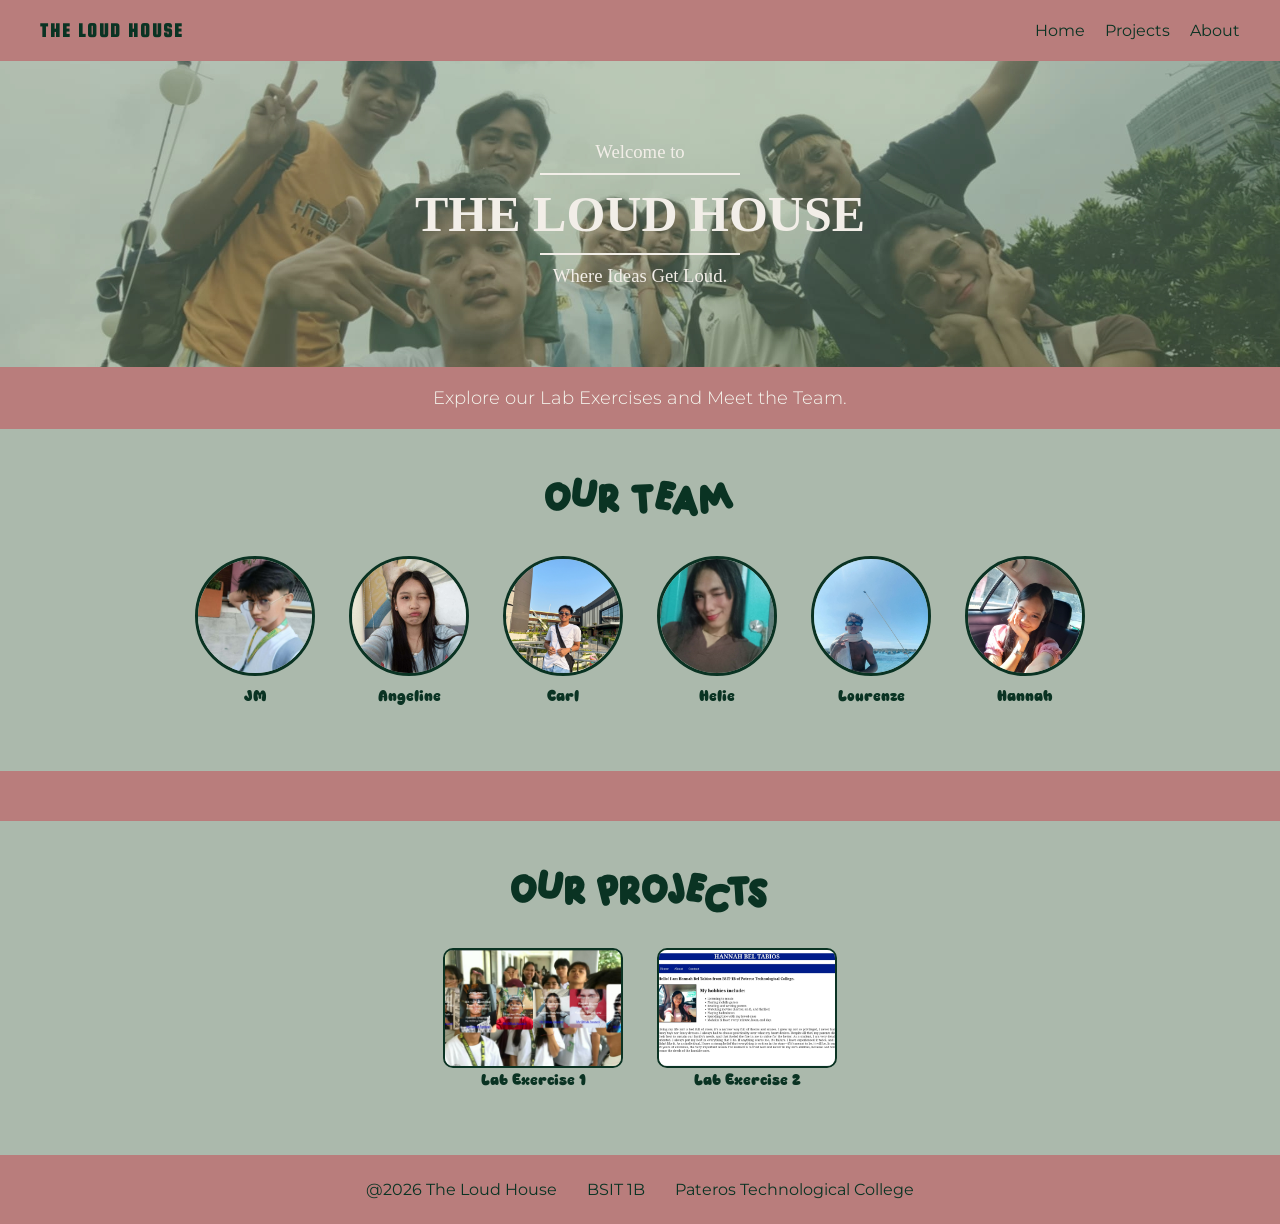
<file: index.html>
<!DOCTYPE html>
<html>
<head>
  <meta charset="UTF-8">
  <meta name="viewport" content="width=device-width, initial-scale=1">
  <link href="https://fonts.googleapis.com/css2?family=Squada+One&family=Montserrat" rel="stylesheet">
  <link rel="stylesheet" href="index.css">
  <title>GROUP 3</title>
</head>

<body>
  <nav class="nav">
    <div class="name">THE LOUD HOUSE</div>
    <ul class="navlinks">
      <li><a href="index.html">Home</a></li>
      <li><a href="projects.html">Projects</a></li>
      <li><a href="about.html">About</a></li>
    </ul>
  </nav>
  
  <div class = "header">
    <h3>Welcome to</h3>
    <hr class = "line">
    <h1>THE LOUD HOUSE</h1>
    <hr class = "line">
    <h3>Where Ideas Get Loud.</h3>
  </div>
  
  <div class = "sec">
    <h4>Explore our Lab Exercises and Meet the Team.</h4>
  </div>
  
  <div class = "theteam">
    <h4>Our Team</h4>
    <div class = "jm">
      <a href = "about.html#jm">
      <img src = "jm.jpeg">
      </a>
      <p>JM</p>
    </div>
    
    <div class = "ange">
      <a href = "about.html#ange">
      <img src = "ange.jpeg">
      </a>
      <p>Angeline</p>
    </div>
    
    <div class = "carl">
      <a href = "about.html#carl">
      <img src = "carl.jpeg">
      </a>
      <p>Carl</p>
    </div>
    
    <div class = "helie">
      <a href = "about.html">
      <img src = "helie.jpeg">
      </a>
      <p>Helie</p>
    </div>
    
    <div class = "jl">
      <a href = "about.html#jl">
      <img src = "jl.jpeg">
      </a>
      <p>Lourenze</p>
    </div>
    
    <div class = "hb">
      <a href = "about.html#hb">
      <img src = "bel.jpg">
      </a>
      <p>Hannah</p>
    </div>
  </div>
  
  <div class = "lin"></div>
  
  <div class = "ourproj">
    <h4>Our Projects</h4>
    <div class = "Lab1">
    <a href = "projects.html#Lab1">
      <img src = "lab1.jpeg">
    </a>
    <p>Lab Exercise 1</p>
    </div>
    
    <div class = "Lab2">
      <a href = "projects.html#Lab2">
        <img src = "lab2.jpg">
      </a>
      <p>Lab Exercise 2</p>
    </div>
  </div>
  
  <footer>
    <p>@2026 The Loud House</p>
    <p>BSIT 1B</p>
    <p>Pateros Technological College</p>
  </footer>
  
</body>
</html>
</file>
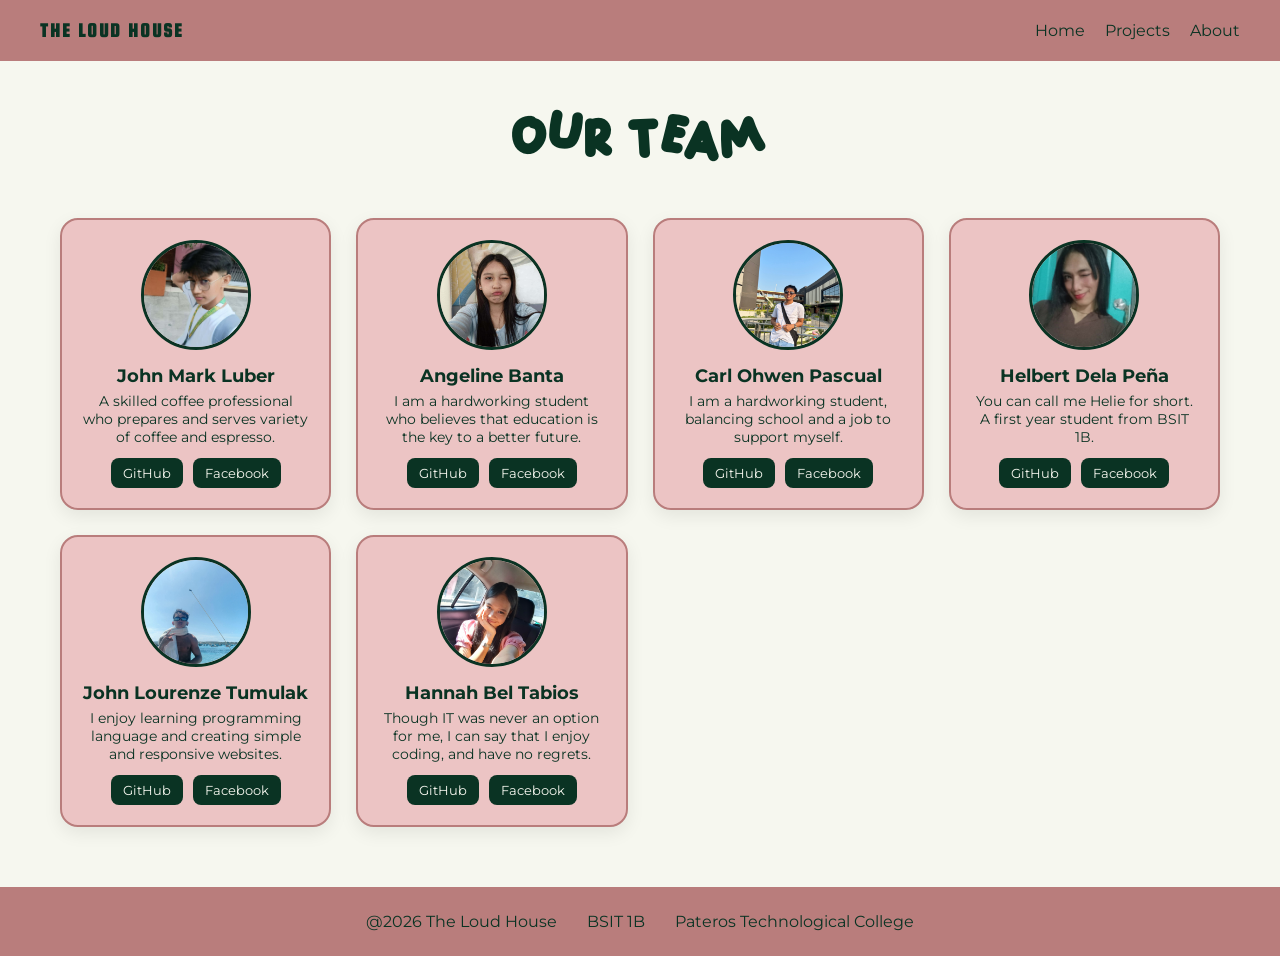
<file: about.html>
<!DOCTYPE html>
<html>
<head>
  <meta charset="UTF-8">
  <meta name="viewport" content="width=device-width, initial-scale=1">
  <link href="https://fonts.googleapis.com/css2?family=Squada+One&family=Montserrat" rel="stylesheet">
  <link rel="stylesheet" href="about.css">
  <title>GROUP 3</title>
</head>

<body>
  <nav class="nav">
    <div class="name">THE LOUD HOUSE</div>
    <ul class="navlinks">
      <li><a href="index.html">Home</a></li>
      <li><a href="projects.html">Projects</a></li>
      <li><a href="about.html">About</a></li>
    </ul>
  </nav>
  
  <h1 class="title">Our Team</h1>
 
  <div class="team-container">
    <div class="card">
      <div class = "img-circle" id = "jm">
      <img src="jm.jpeg">
      </div>
      <h2>John Mark Luber</h2>
      <p class="short-details">A skilled coffee professional who prepares and serves variety of coffee and espresso.</p>
      <div class="socials">
        <a href="https://github.com/jmluber2006-spec">GitHub</a>
        <a href="https://www.facebook.com/share/1BHSDfGfGx/">Facebook</a>
      </div>
    </div>

    <div class="card">
      <div class = "img-circle" id = "ange">
      <img src="ange.jpeg">
      </div>
      <h2>Angeline Banta</h2>
      <p class="short-details">I am a hardworking student who believes that education is the key to a better future.</p>
      <div class="socials">
        <a href="https://github.com/angelinebanta-max">GitHub</a>
        <a href="https://www.facebook.com/share/1CqHMr4ikC/">Facebook</a>
      </div>
    </div>

    <div class="card">
      <div class = "img-circle" id = "carl">
      <img src="carl.jpeg">
      </div>
      <h2>Carl Ohwen Pascual</h2>
      <p class="short-details">I am a hardworking student, balancing school and a job to support myself.</p>
      <div class="socials">
        <a href="https://github.com/carlohwenmartinpascual-maker">GitHub</a>
        <a href="https://www.facebook.com/carl.pascual.186">Facebook</a>
      </div>
    </div>

    <div class="card">
      <div class = "img-circle" id = "helie">
      <img src="helie.jpeg">
      </div>
      <h2>Helbert Dela Peña</h2>
      <p class="short-details">You can call me Helie for short. A first year student from BSIT 1B.</p>
      <div class="socials">
        <a href="https://github.com/helbert02022007-pixel">GitHub</a>
        <a href="https://www.facebook.com/helbert.delapena.397">Facebook</a>
      </div>
    </div>

    <div class="card">
      <div class = "img-circle" id = "jl">
      <img src="jl.jpeg">
      </div>
      <h2>John Lourenze Tumulak</h2>
      <p class="short-details">I enjoy learning programming language and creating simple and responsive websites.</p>
      <div class="socials">
        <a href="https://github.com/jctumulak-alt">GitHub</a>
        <a href="https://www.facebook.com/share/1LdvQfEm2p/">Facebook</a>
      </div>
    </div>

    <div class="card">
      <div class = "img-circle" id = "hb">
      <img src="bel.jpg">
      </div>
      <h2>Hannah Bel Tabios</h2>
      <p class="short-details">Though IT was never an option for me, I can say that I enjoy coding, and have no regrets.</p>
      <div class="socials">
        <a href="https://github.com/hannah-bt">GitHub</a>
        <a href="https://www.facebook.com/share/1CeC1goHgq/">Facebook</a>
      </div>
    </div>

  </div>

 <footer>
    <p>@2026 The Loud House</p>
    <p>BSIT 1B</p>
    <p>Pateros Technological College</p>
  </footer>
  
</body>
</html>
</file>
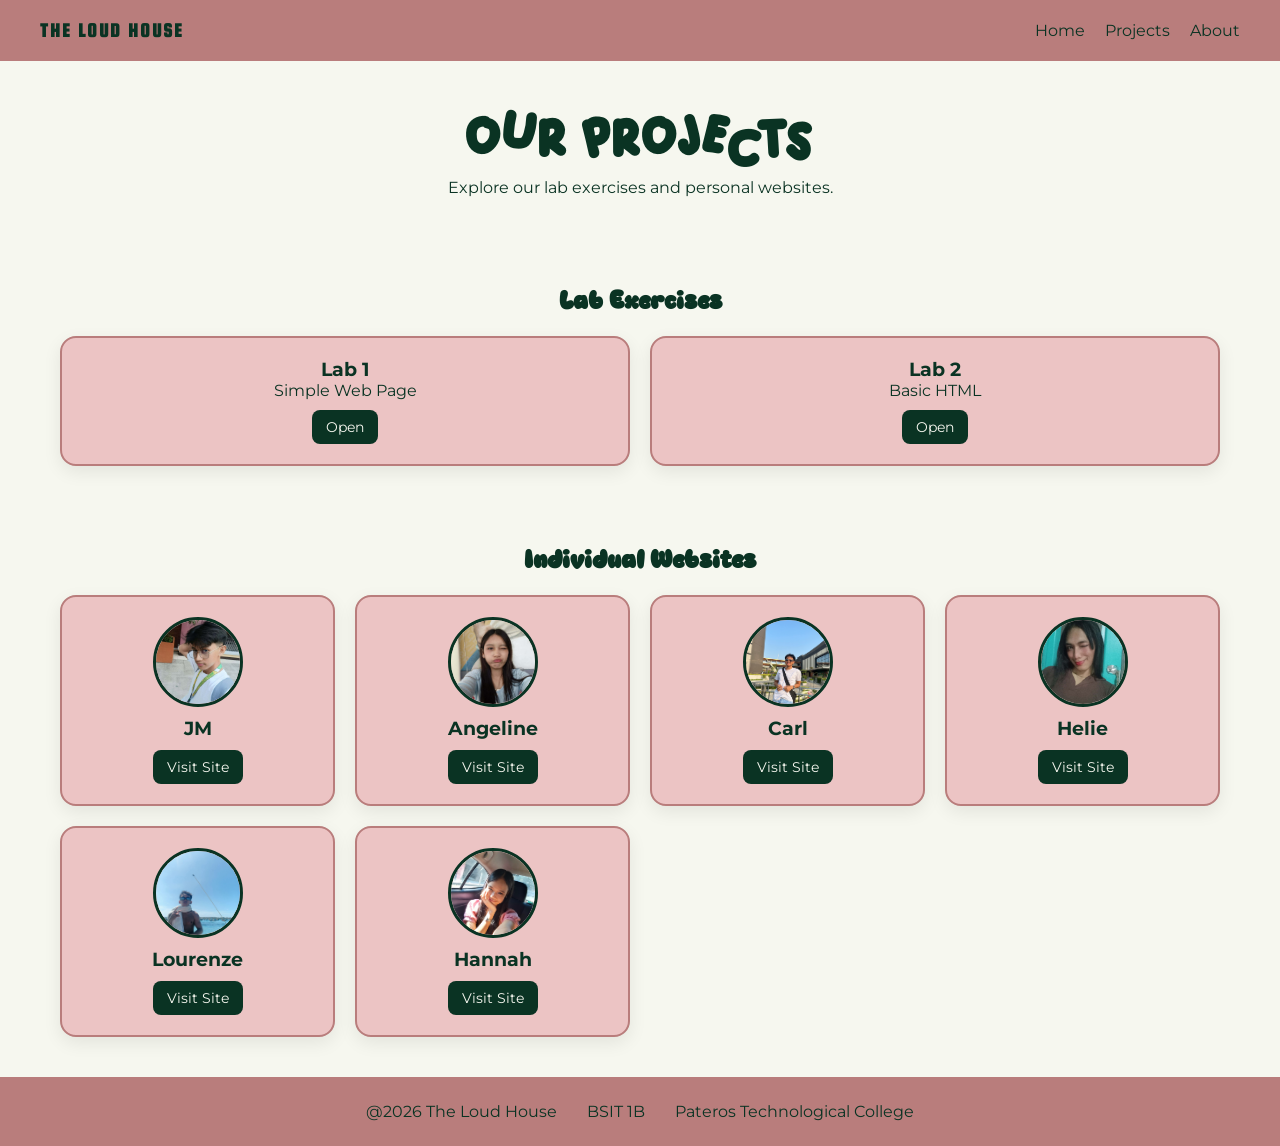
<file: projects.html>
<!DOCTYPE html>
<html>
<head>
  <meta charset="UTF-8">
  <meta name="viewport" content="width=device-width, initial-scale=1">
  <link href="https://fonts.googleapis.com/css2?family=Squada+One&family=Montserrat" rel="stylesheet">
  <link rel="stylesheet" href="projects.css">
  <title>GROUP 3</title>
</head>

<body>
  <nav class="nav">
    <div class="name">THE LOUD HOUSE</div>
    <ul class="navlinks">
      <li><a href="index.html">Home</a></li>
      <li><a href="projects.html">Projects</a></li>
      <li><a href="about.html">About</a></li>
    </ul>
  </nav>

  <header class="header">
    <h1>Our Projects</h1>
    <p>Explore our lab exercises and personal websites.</p>
  </header>

  <div class="lab">
    <h2>Lab Exercises</h2>

    <div class="grid">
      <div class="card" id = "lab1">
        <h3>Lab 1</h3>
        <p>Simple Web Page</p>
        <a href="https://hannah-bt.github.io/Lab1_TabiosHannahBel/">Open</a>
      </div>

      <div class="card" id = "lab2">
        <h3>Lab 2</h3>
        <p>Basic HTML</p>
        <a href="https://hannah-bt.github.io/Lab2_TabiosHannahBel/">Open</a>
      </div>
    </div>
  </div>

<div class="indiv">
  <h2>Individual Websites</h2>

  <div class="grid">
    <div class="card">
      <div class="img-circle">
        <img src="jm.jpeg">
      </div>
      <h3>JM</h3>
      <a href="https://jmluber2006-spec.github.io/Activity-1-Finals/">Visit Site</a>
    </div>

    <div class="card">
      <div class="img-circle">
        <img src="ange.jpeg">
      </div>
      <h3>Angeline</h3>
      <a href = "https://angelinebanta-max.github.io/Personal-Profile-page/">Visit Site</a>
    </div>

    <div class="card">
      <div class="img-circle">
        <img src="carl.jpeg">
      </div>
      <h3>Carl</h3>
      <a href="https://carlohwenmartinpascual-maker.github.io/Personal-Profile-Page/">Visit Site</a>
    </div>

    <div class="card">
      <div class="img-circle">
        <img src="helie.jpeg">
      </div>
      <h3>Helie</h3>
      <a href="https://helbert02022007-pixel.github.io/Finals--Activty-1/">Visit Site</a>
    </div>

    <div class="card">
      <div class="img-circle">
        <img src="jl.jpeg">
      </div>
      <h3>Lourenze</h3>
      <a href="https://jctumulak-alt.github.io/FINALS-ACTIVITY1/">Visit Site</a>
    </div>

    <div class="card">
      <div class="img-circle">
        <img src="bel.jpg">
      </div>
      <h3>Hannah</h3>
      <a href="https://hannah-bt.github.io/Finals_Activity1/">Visit Site</a>
    </div>

  </div>
</div>

  <footer>
    <p>@2026 The Loud House</p>
    <p>BSIT 1B</p>
    <p>Pateros Technological College</p>
  </footer>
  
</body>
</html>
</file>
<file: index.css>
@font-face {
  font-family: adel;
  src: url("fonts/adel.otf");
}

@font-face {
  font-family: kidpop;
  src: url("fonts/kidpop.ttf");
}

* {
  margin: 0;
  padding: 0;
  box-sizing: border-box;
}

body {
  background: #F6F7EF;
  text-align: center;
}

.nav {
  display: flex;
  justify-content: space-between;
  align-items: center;
  padding: 20px 40px;
  background: #B97D7C;
  position: sticky;
  top: 0;
}

.name {
  font-size: 20px;
  font-weight: bold;
  font-family: 'Squada One', sans-serif;
  color: #0A3323;
  letter-spacing: 2px;
}

.navlinks {
  list-style: none;
  display: flex;
  font-family: 'Montserrat', sans-serif;
  gap: 20px;
}

.navlinks li a {
  text-decoration: none;
  color: #0A3323;
  transition: 0.3s;
}

.navlinks li a:hover {
  color: #F2EEE8;
}

.header {
  padding: 80px 20px 80px;
  background-image: url("group.jpg");
  background-size: cover;
  background-position: center;
}

.header h1 {
  font-size: 50px;
  margin: 10px 0;
  color: #F2EEE8;
}

.header h3 {
  font-weight: 300;
  color: #F2EEE8;
}

.line {
  width: 200px;
  margin: 10px auto;
  border: 1px solid #F2EEE8;
}

.sec {
  padding: 20px;
  background-color: #B97D7C;
  font-size: 18px;
}

.sec h4 {
  color: #F6F7EF;
  font-weight: 300;
  font-family: 'Montserrat', sans-serif;
}

.theteam {
  padding: 50px 20px;
  background-color: #ABB9AC;
}

.lin {
  width: 100%;
  height: 50px;
  border: 0;
  background-color: #B97D7C;
}

.theteam h4 {
  font-size: 30px;
  margin-bottom: 20px;
  font-family: adel;
  color: #0A3323;
}

.theteam div {
  display: inline-block;
  margin: 15px;
  text-align: center;
}

.theteam img {
  width: 120px;
  height: 120px;
  object-fit: cover;
  border-radius: 50%;
  border: 3px solid #0A3323;
  transition: 0.3s;
}

.theteam img:hover {
  transform: scale(1.1);
}

.theteam p {
  margin-top: 8px;
  font-family: kidpop;
  color: #0A3323;
}

.ourproj {
  padding: 50px 20px;
  align-items: center;
  background-color: #ABB9AC;
}

.ourproj h4 {
  font-size: 30px;
  font-family: adel;
  margin-bottom: 20px;
  color: #0A3323;
}

.ourproj p {
  font-family: kidpop;
  color: #0A3323;
}

.Lab1, .Lab2 {
  display: inline-block;
  margin: 15px;
}

.ourproj img {
  width: 180px;
  height: 120px;
  background: #333;
  border-radius: 10px;
  object-fit: cover;
  border: 2px solid #0A3323;
}

footer {
  margin-top: 0;
  padding: 20px;
  display: flex;
  align-items: center;
  justify-content: center;
  background: #B97D7C;
  gap: 20px
}

footer p {
  margin: 5px;
  font-family: 'Montserrat', sans-serif;
  color: #0A3323;
}
</file>
<file: about.css>
@font-face {
  font-family: adel;
  src: url("fonts/adel.otf");
}

@font-face {
  font-family: kidpop;
  src: url("fonts/kidpop.ttf");
}

* {
  margin: 0;
  padding: 0;
  box-sizing: border-box;
}

body {
  font-family: "Montserrat", sans-serif;
  background: #F6F7EF;
}

.nav {
  display: flex;
  justify-content: space-between;
  align-items: center;
  padding: 20px 40px;
  background: #B97D7C;
  position: sticky;
  top: 0;
}

.name {
  font-size: 20px;
  font-weight: bold;
  font-family: 'Squada One', sans-serif;
  color: #0A3323;
  letter-spacing: 2px;
}

.navlinks {
  list-style: none;
  display: flex;
  font-family: 'Montserrat', sans-serif;
  gap: 20px;
}

.navlinks li a {
  text-decoration: none;
  color: #0A3323;
  transition: 0.3s;
}

.navlinks li a:hover {
  color: #F2EEE8;
}

.title {
  text-align: center;
  margin: 50px 50px;
  font-size: 40px;
  font-family: adel;
  color: #0A3323;
}

.team-container {
  display: grid;
  grid-template-columns: repeat(auto-fit, minmax(240px, 1fr));
  gap: 25px;
  padding: 0 60px 60px;
}

.team-container h2 {
  font-size: 30px;
  color: #0A3323;
}

.card {
  background: #ECC4C4;
  border-radius: 18px;
  border: solid 2px #B97D7C;
  padding: 20px;
  text-align: center;
  box-shadow: 0 6px 18px rgba(0,0,0,0.08);
  transition: 0.3s;
}

.card:hover {
  transform: translateY(-6px);
}

.img-circle {
  width: 110px;
  height: 110px;
  margin: 0 auto 15px;
  border-radius: 50%;
  overflow: hidden;
  border: 3px solid #0A3323;
}

.img-circle img {
  width: 100%;
  height: 100%;
  object-fit: cover;
}

.card h2 {
  font-size: 18px;
  margin-bottom: 5px;
}

.short-details {
  font-size: 14px;
  color: #0A3323;
  margin-bottom: 12px;
}

.socials {
  display: flex;
  justify-content: center;
  gap: 10px;
}

.socials a {
  text-decoration: none;
  padding: 7px 12px;
  background: #0A3323;
  color: #F6F7EF;
  border-radius: 8px;
  font-size: 13px;
  transition: 0.3s;
}

.socials a:hover {
  background: #0A3323;
}

footer {
  margin-top: 0px;
  padding: 20px;
  display: flex;
  align-items: center;
  justify-content: center;
  background: #B97D7C;
  gap: 20px
}

footer p {
  margin: 5px;
  font-family: 'Montserrat', sans-serif;
  color: #0A3323;
}

@media (max-width: 760px) {
  .nav {
    flex-direction: column;
    gap: 10px;
    text-align: center;
  }

  .team-container {
    padding: 0 20px 40px;
  }
}
</file>
<file: projects.css>
@font-face {
  font-family: adel;
  src: url("fonts/adel.otf");
}

@font-face {
  font-family: kidpop;
  src: url("fonts/kidpop.ttf");
}

* {
  margin: 0;
  padding: 0;
  box-sizing: border-box;
}

body {
  font-family: "Montserrat", sans-serif;
  background: #F6F7EF;
  text-align: center;
}

.nav {
  display: flex;
  justify-content: space-between;
  align-items: center;
  padding: 20px 40px;
  background: #B97D7C;
  position: sticky;
  top: 0;
}

.name {
  font-size: 20px;
  font-weight: bold;
  font-family: 'Squada One', sans-serif;
  color: #0A3323;
  letter-spacing: 2px;
}

.navlinks {
  list-style: none;
  display: flex;
  font-family: 'Montserrat', sans-serif;
  gap: 20px;
}

.navlinks li a {
  text-decoration: none;
  color: #0A3323;
  transition: 0.3s;
}

.navlinks li a:hover {
  color: #F2EEE8;
}

.header {
  text-align: center;
  padding: 50px 20px;
}

.header h1 {
  font-size: 40px;
  color: #0A3323;
  font-family: adel;
}

.header p {
  color: #0A3323;
  font-family: 'Montserrat', sans-serif;
  margin-top: 10px;
}

.lab, .indiv {
  padding: 40px 60px;
}

.lab h2,
.indiv h2 {
  margin-bottom: 20px;
  color: #0A3323;
  font-size: 26px;
  font-family: kidpop;
}

.grid {
  display: grid;
  grid-template-columns: repeat(auto-fit, minmax(220px, 1fr));
  gap: 20px;
}

.grid h3 {
  color: #0A3323;
}

.grid p {
  color: #0A3323;
}

.card {
  background: #ECC4C4;
  padding: 20px;
  border-radius: 16px;
  border: solid 2px #B97D7C;
  text-align: center;
  box-shadow: 0 6px 18px rgba(0,0,0,0.08);
  transition: 0.3s;
}

.card:hover {
  transform: translateY(-5px);
}

.img-circle {
  width: 90px;
  height: 90px;
  margin: 0 auto 10px;
  border-radius: 50%;
  overflow: hidden;
  border: 3px solid #0A3323;
}

.img-circle img {
  width: 100%;
  height: 100%;
  object-fit: cover;
}

.card a {
  display: inline-block;
  margin-top: 10px;
  padding: 8px 14px;
  background: #0A3323;
  color: #F6F7EF;
  border-radius: 8px;
  text-decoration: none;
  font-size: 14px;
  transition: 0.3s;
}

.card a:hover {
  background: #0A3323;
}

footer {
  margin-top: 0px;
  padding: 20px;
  display: flex;
  align-items: center;
  justify-content: center;
  background: #B97D7C;
  gap: 20px
}

footer p {
  margin: 5px;
  font-family: 'Montserrat', sans-serif;
  color: #0A3323;
}
@media (max-width: 768px) {
  .nav {
    flex-direction: column;
    gap: 10px;
    text-align: center;
  }

  .lab, .indiv {
    padding: 30px 20px;
  }
}
</file>
